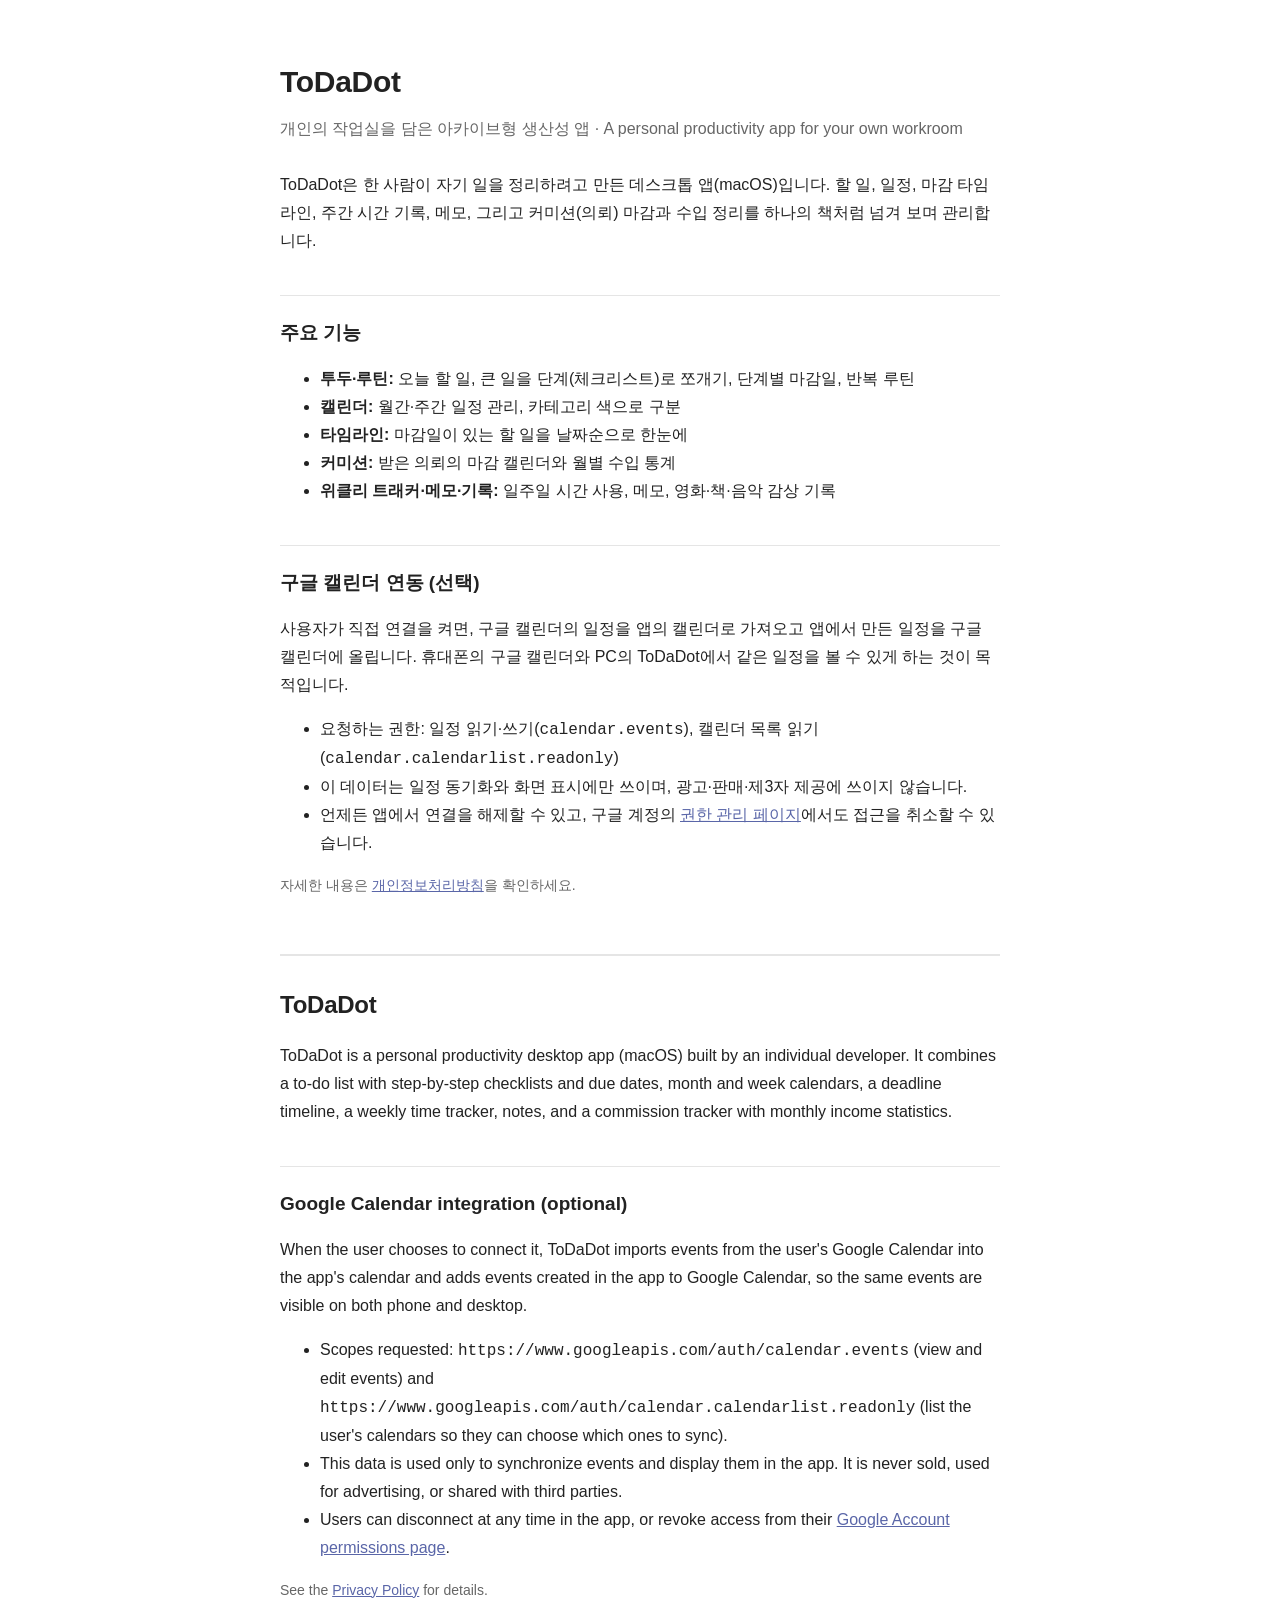
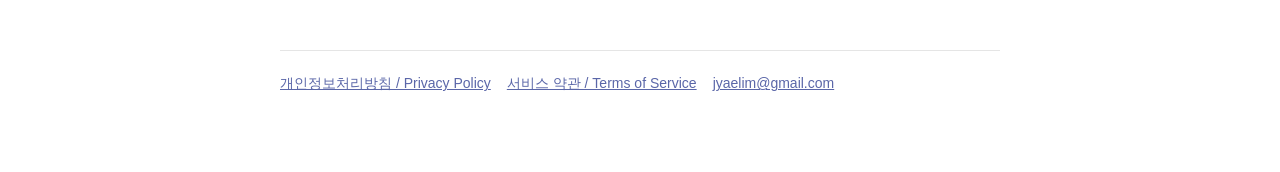
<file: index.html>
<!doctype html>
<html lang="ko">
<head>
<meta charset="utf-8">
<meta name="viewport" content="width=device-width, initial-scale=1">
<title>ToDaDot — 개인 작업실을 담은 투두 앱</title>
<meta name="description" content="ToDaDot is a personal productivity desktop app for tasks, calendars, timelines, and commission tracking, with optional Google Calendar sync.">
<link rel="stylesheet" href="style.css">
</head>
<body>
<main>
  <h1>ToDaDot</h1>
  <p class="sub">개인의 작업실을 담은 아카이브형 생산성 앱 · A personal productivity app for your own workroom</p>

  <p>ToDaDot은 한 사람이 자기 일을 정리하려고 만든 데스크톱 앱(macOS)입니다. 할 일, 일정, 마감 타임라인, 주간 시간 기록, 메모, 그리고 커미션(의뢰) 마감과 수입 정리를 하나의 책처럼 넘겨 보며 관리합니다.</p>

  <h2>주요 기능</h2>
  <ul>
    <li><b>투두·루틴:</b> 오늘 할 일, 큰 일을 단계(체크리스트)로 쪼개기, 단계별 마감일, 반복 루틴</li>
    <li><b>캘린더:</b> 월간·주간 일정 관리, 카테고리 색으로 구분</li>
    <li><b>타임라인:</b> 마감일이 있는 할 일을 날짜순으로 한눈에</li>
    <li><b>커미션:</b> 받은 의뢰의 마감 캘린더와 월별 수입 통계</li>
    <li><b>위클리 트래커·메모·기록:</b> 일주일 시간 사용, 메모, 영화·책·음악 감상 기록</li>
  </ul>

  <h2>구글 캘린더 연동 (선택)</h2>
  <p>사용자가 직접 연결을 켜면, 구글 캘린더의 일정을 앱의 캘린더로 가져오고 앱에서 만든 일정을 구글 캘린더에 올립니다. 휴대폰의 구글 캘린더와 PC의 ToDaDot에서 같은 일정을 볼 수 있게 하는 것이 목적입니다.</p>
  <ul>
    <li>요청하는 권한: 일정 읽기·쓰기(<code>calendar.events</code>), 캘린더 목록 읽기(<code>calendar.calendarlist.readonly</code>)</li>
    <li>이 데이터는 일정 동기화와 화면 표시에만 쓰이며, 광고·판매·제3자 제공에 쓰이지 않습니다.</li>
    <li>언제든 앱에서 연결을 해제할 수 있고, 구글 계정의 <a href="https://myaccount.google.com/permissions">권한 관리 페이지</a>에서도 접근을 취소할 수 있습니다.</li>
  </ul>
  <p class="muted">자세한 내용은 <a href="privacy.html">개인정보처리방침</a>을 확인하세요.</p>

  <section class="en">
    <h1 style="font-size:24px">ToDaDot</h1>
    <p>ToDaDot is a personal productivity desktop app (macOS) built by an individual developer. It combines a to-do list with step-by-step checklists and due dates, month and week calendars, a deadline timeline, a weekly time tracker, notes, and a commission tracker with monthly income statistics.</p>
    <h2>Google Calendar integration (optional)</h2>
    <p>When the user chooses to connect it, ToDaDot imports events from the user's Google Calendar into the app's calendar and adds events created in the app to Google Calendar, so the same events are visible on both phone and desktop.</p>
    <ul>
      <li>Scopes requested: <code>https://www.googleapis.com/auth/calendar.events</code> (view and edit events) and <code>https://www.googleapis.com/auth/calendar.calendarlist.readonly</code> (list the user's calendars so they can choose which ones to sync).</li>
      <li>This data is used only to synchronize events and display them in the app. It is never sold, used for advertising, or shared with third parties.</li>
      <li>Users can disconnect at any time in the app, or revoke access from their <a href="https://myaccount.google.com/permissions">Google Account permissions page</a>.</li>
    </ul>
    <p class="muted">See the <a href="privacy.html">Privacy Policy</a> for details.</p>
  </section>

  <nav><a href="privacy.html">개인정보처리방침 / Privacy Policy</a><a href="terms.html">서비스 약관 / Terms of Service</a><a href="mailto:jyaelim@gmail.com">jyaelim@gmail.com</a></nav>
</main>
</body>
</html>
</file>
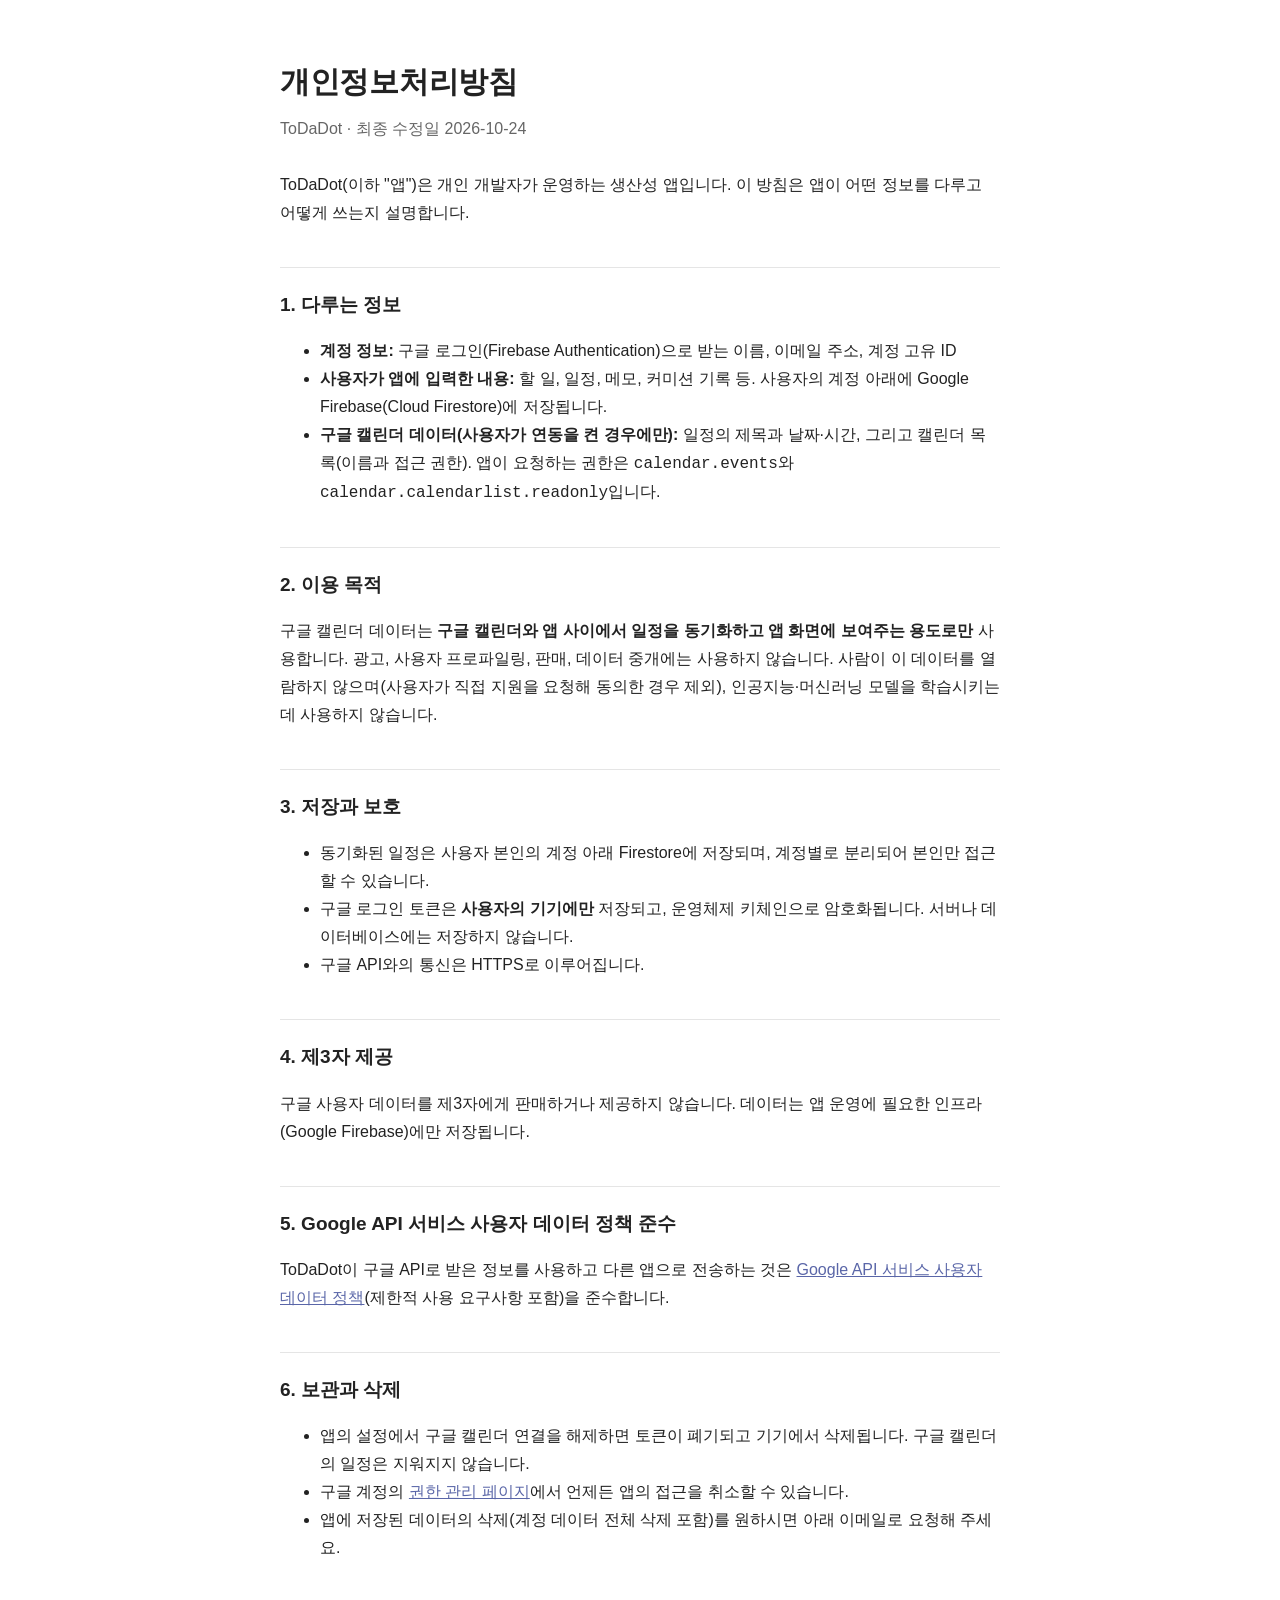
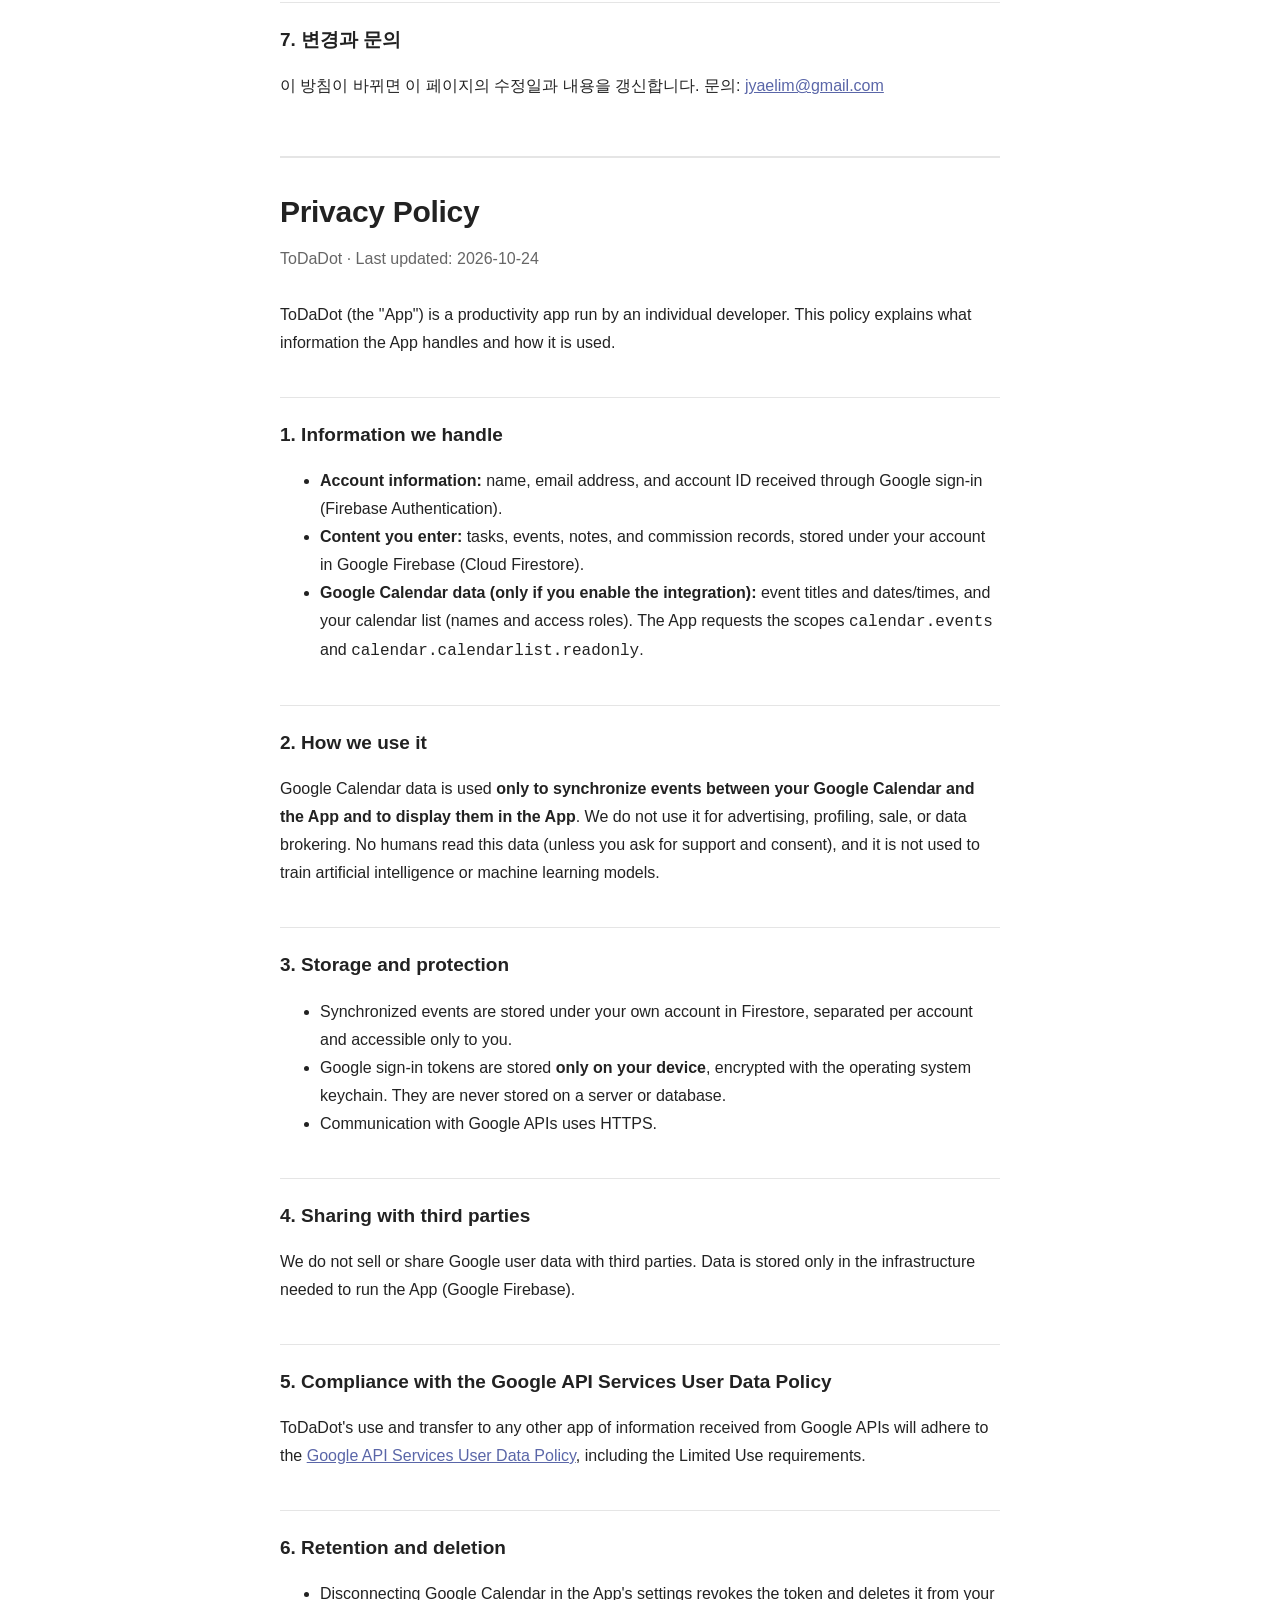
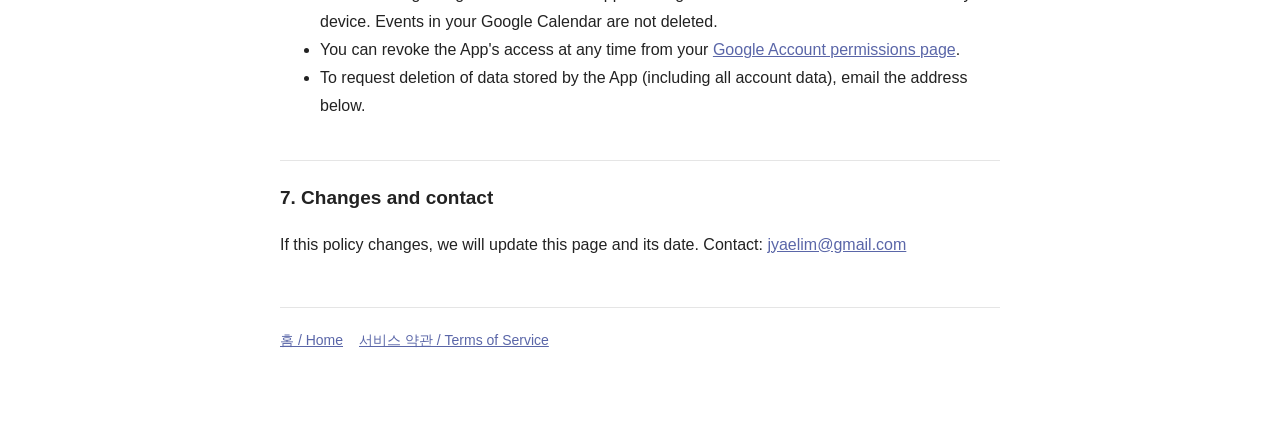
<file: privacy.html>
<!doctype html>
<html lang="ko">
<head>
<meta charset="utf-8">
<meta name="viewport" content="width=device-width, initial-scale=1">
<title>개인정보처리방침 · Privacy Policy — ToDaDot</title>
<link rel="stylesheet" href="style.css">
</head>
<body>
<main>
  <h1>개인정보처리방침</h1>
  <p class="sub">ToDaDot · 최종 수정일 2026-10-24</p>

  <p>ToDaDot(이하 "앱")은 개인 개발자가 운영하는 생산성 앱입니다. 이 방침은 앱이 어떤 정보를 다루고 어떻게 쓰는지 설명합니다.</p>

  <h2>1. 다루는 정보</h2>
  <ul>
    <li><b>계정 정보:</b> 구글 로그인(Firebase Authentication)으로 받는 이름, 이메일 주소, 계정 고유 ID</li>
    <li><b>사용자가 앱에 입력한 내용:</b> 할 일, 일정, 메모, 커미션 기록 등. 사용자의 계정 아래에 Google Firebase(Cloud Firestore)에 저장됩니다.</li>
    <li><b>구글 캘린더 데이터(사용자가 연동을 켠 경우에만):</b> 일정의 제목과 날짜·시간, 그리고 캘린더 목록(이름과 접근 권한). 앱이 요청하는 권한은 <code>calendar.events</code>와 <code>calendar.calendarlist.readonly</code>입니다.</li>
  </ul>

  <h2>2. 이용 목적</h2>
  <p>구글 캘린더 데이터는 <b>구글 캘린더와 앱 사이에서 일정을 동기화하고 앱 화면에 보여주는 용도로만</b> 사용합니다. 광고, 사용자 프로파일링, 판매, 데이터 중개에는 사용하지 않습니다. 사람이 이 데이터를 열람하지 않으며(사용자가 직접 지원을 요청해 동의한 경우 제외), 인공지능·머신러닝 모델을 학습시키는 데 사용하지 않습니다.</p>

  <h2>3. 저장과 보호</h2>
  <ul>
    <li>동기화된 일정은 사용자 본인의 계정 아래 Firestore에 저장되며, 계정별로 분리되어 본인만 접근할 수 있습니다.</li>
    <li>구글 로그인 토큰은 <b>사용자의 기기에만</b> 저장되고, 운영체제 키체인으로 암호화됩니다. 서버나 데이터베이스에는 저장하지 않습니다.</li>
    <li>구글 API와의 통신은 HTTPS로 이루어집니다.</li>
  </ul>

  <h2>4. 제3자 제공</h2>
  <p>구글 사용자 데이터를 제3자에게 판매하거나 제공하지 않습니다. 데이터는 앱 운영에 필요한 인프라(Google Firebase)에만 저장됩니다.</p>

  <h2>5. Google API 서비스 사용자 데이터 정책 준수</h2>
  <p>ToDaDot이 구글 API로 받은 정보를 사용하고 다른 앱으로 전송하는 것은 <a href="https://developers.google.com/terms/api-services-user-data-policy">Google API 서비스 사용자 데이터 정책</a>(제한적 사용 요구사항 포함)을 준수합니다.</p>

  <h2>6. 보관과 삭제</h2>
  <ul>
    <li>앱의 설정에서 구글 캘린더 연결을 해제하면 토큰이 폐기되고 기기에서 삭제됩니다. 구글 캘린더의 일정은 지워지지 않습니다.</li>
    <li>구글 계정의 <a href="https://myaccount.google.com/permissions">권한 관리 페이지</a>에서 언제든 앱의 접근을 취소할 수 있습니다.</li>
    <li>앱에 저장된 데이터의 삭제(계정 데이터 전체 삭제 포함)를 원하시면 아래 이메일로 요청해 주세요.</li>
  </ul>

  <h2>7. 변경과 문의</h2>
  <p>이 방침이 바뀌면 이 페이지의 수정일과 내용을 갱신합니다. 문의: <a href="mailto:jyaelim@gmail.com">jyaelim@gmail.com</a></p>

  <section class="en">
    <h1>Privacy Policy</h1>
    <p class="sub">ToDaDot · Last updated: 2026-10-24</p>
    <p>ToDaDot (the "App") is a productivity app run by an individual developer. This policy explains what information the App handles and how it is used.</p>

    <h2>1. Information we handle</h2>
    <ul>
      <li><b>Account information:</b> name, email address, and account ID received through Google sign-in (Firebase Authentication).</li>
      <li><b>Content you enter:</b> tasks, events, notes, and commission records, stored under your account in Google Firebase (Cloud Firestore).</li>
      <li><b>Google Calendar data (only if you enable the integration):</b> event titles and dates/times, and your calendar list (names and access roles). The App requests the scopes <code>calendar.events</code> and <code>calendar.calendarlist.readonly</code>.</li>
    </ul>

    <h2>2. How we use it</h2>
    <p>Google Calendar data is used <b>only to synchronize events between your Google Calendar and the App and to display them in the App</b>. We do not use it for advertising, profiling, sale, or data brokering. No humans read this data (unless you ask for support and consent), and it is not used to train artificial intelligence or machine learning models.</p>

    <h2>3. Storage and protection</h2>
    <ul>
      <li>Synchronized events are stored under your own account in Firestore, separated per account and accessible only to you.</li>
      <li>Google sign-in tokens are stored <b>only on your device</b>, encrypted with the operating system keychain. They are never stored on a server or database.</li>
      <li>Communication with Google APIs uses HTTPS.</li>
    </ul>

    <h2>4. Sharing with third parties</h2>
    <p>We do not sell or share Google user data with third parties. Data is stored only in the infrastructure needed to run the App (Google Firebase).</p>

    <h2>5. Compliance with the Google API Services User Data Policy</h2>
    <p>ToDaDot's use and transfer to any other app of information received from Google APIs will adhere to the <a href="https://developers.google.com/terms/api-services-user-data-policy">Google API Services User Data Policy</a>, including the Limited Use requirements.</p>

    <h2>6. Retention and deletion</h2>
    <ul>
      <li>Disconnecting Google Calendar in the App's settings revokes the token and deletes it from your device. Events in your Google Calendar are not deleted.</li>
      <li>You can revoke the App's access at any time from your <a href="https://myaccount.google.com/permissions">Google Account permissions page</a>.</li>
      <li>To request deletion of data stored by the App (including all account data), email the address below.</li>
    </ul>

    <h2>7. Changes and contact</h2>
    <p>If this policy changes, we will update this page and its date. Contact: <a href="mailto:jyaelim@gmail.com">jyaelim@gmail.com</a></p>
  </section>

  <nav><a href="index.html">홈 / Home</a><a href="terms.html">서비스 약관 / Terms of Service</a></nav>
</main>
</body>
</html>
</file>
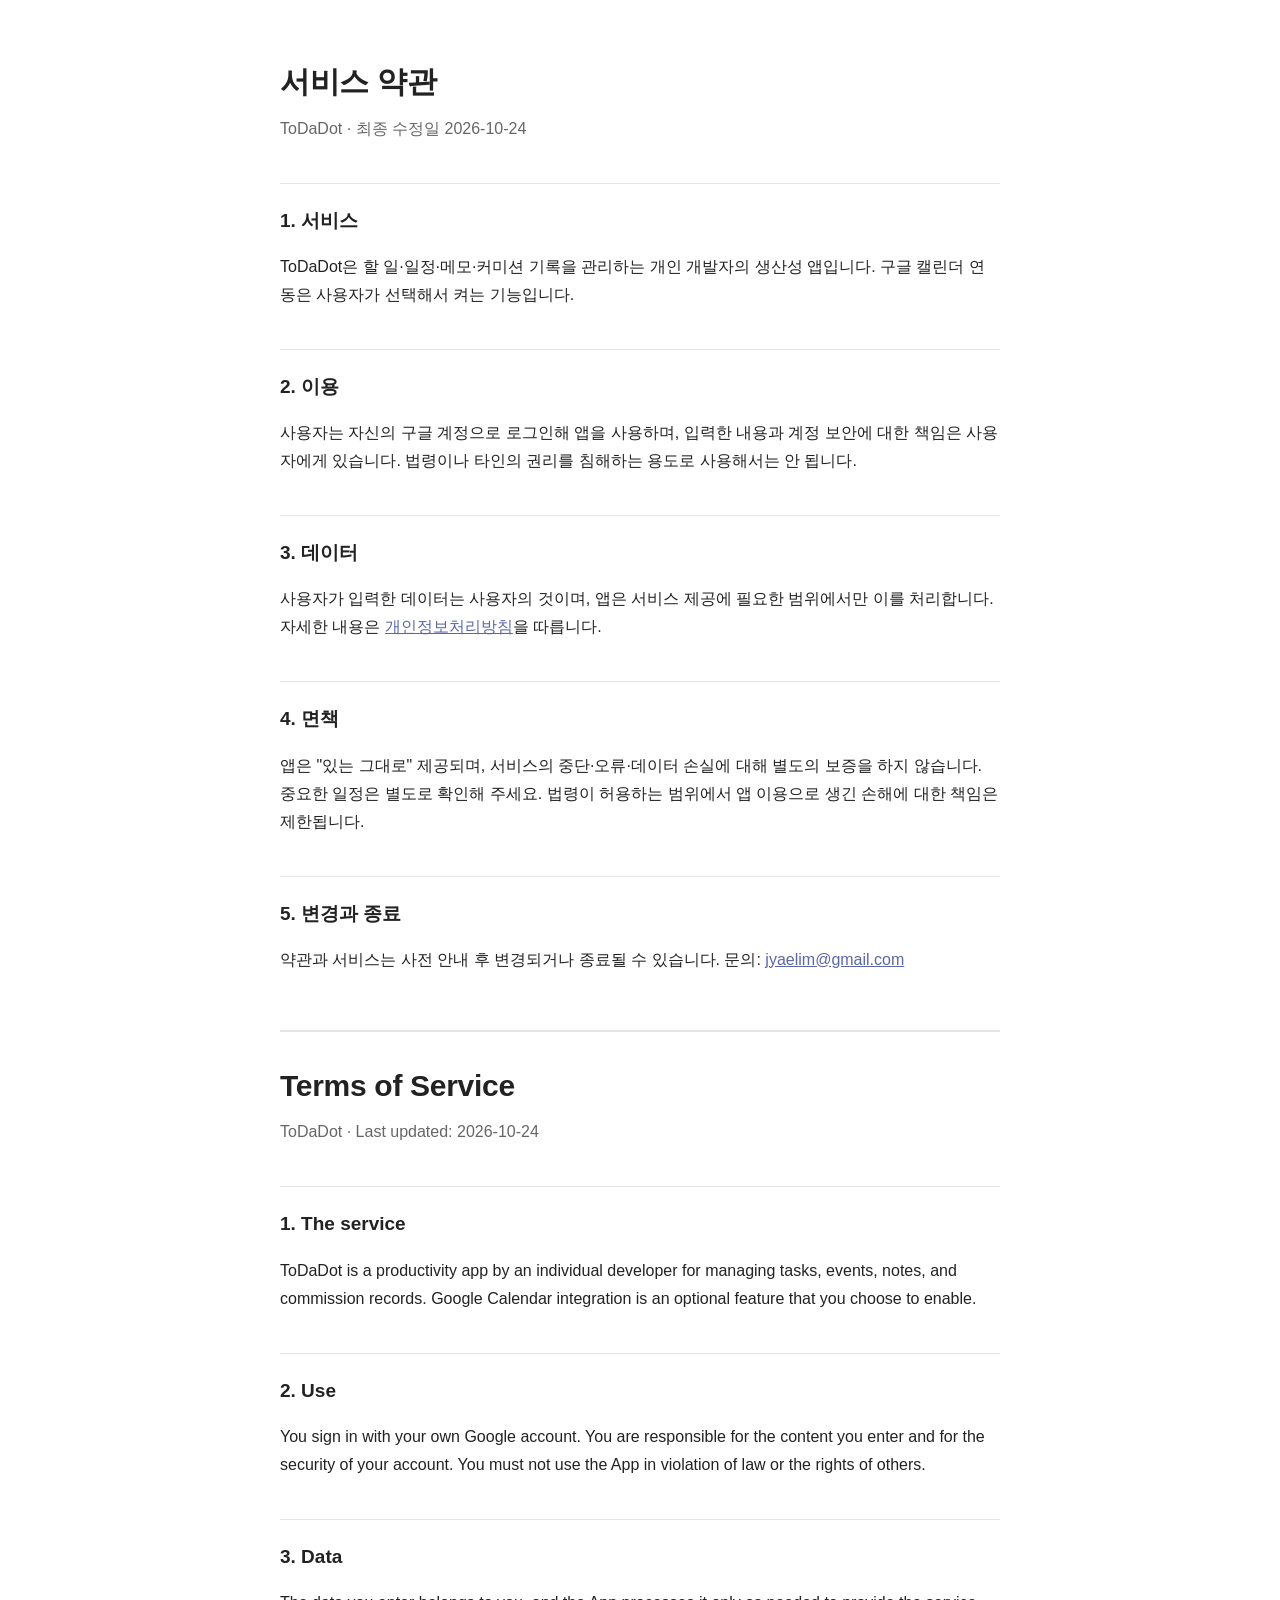
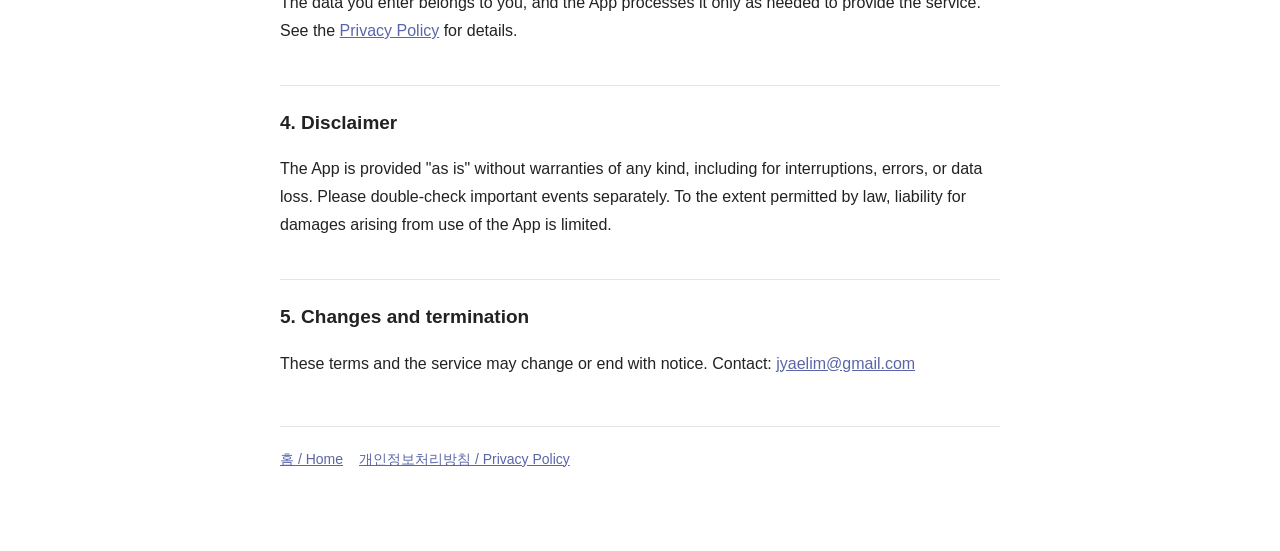
<file: terms.html>
<!doctype html>
<html lang="ko">
<head>
<meta charset="utf-8">
<meta name="viewport" content="width=device-width, initial-scale=1">
<title>서비스 약관 · Terms of Service — ToDaDot</title>
<link rel="stylesheet" href="style.css">
</head>
<body>
<main>
  <h1>서비스 약관</h1>
  <p class="sub">ToDaDot · 최종 수정일 2026-10-24</p>

  <h2>1. 서비스</h2>
  <p>ToDaDot은 할 일·일정·메모·커미션 기록을 관리하는 개인 개발자의 생산성 앱입니다. 구글 캘린더 연동은 사용자가 선택해서 켜는 기능입니다.</p>

  <h2>2. 이용</h2>
  <p>사용자는 자신의 구글 계정으로 로그인해 앱을 사용하며, 입력한 내용과 계정 보안에 대한 책임은 사용자에게 있습니다. 법령이나 타인의 권리를 침해하는 용도로 사용해서는 안 됩니다.</p>

  <h2>3. 데이터</h2>
  <p>사용자가 입력한 데이터는 사용자의 것이며, 앱은 서비스 제공에 필요한 범위에서만 이를 처리합니다. 자세한 내용은 <a href="privacy.html">개인정보처리방침</a>을 따릅니다.</p>

  <h2>4. 면책</h2>
  <p>앱은 "있는 그대로" 제공되며, 서비스의 중단·오류·데이터 손실에 대해 별도의 보증을 하지 않습니다. 중요한 일정은 별도로 확인해 주세요. 법령이 허용하는 범위에서 앱 이용으로 생긴 손해에 대한 책임은 제한됩니다.</p>

  <h2>5. 변경과 종료</h2>
  <p>약관과 서비스는 사전 안내 후 변경되거나 종료될 수 있습니다. 문의: <a href="mailto:jyaelim@gmail.com">jyaelim@gmail.com</a></p>

  <section class="en">
    <h1>Terms of Service</h1>
    <p class="sub">ToDaDot · Last updated: 2026-10-24</p>

    <h2>1. The service</h2>
    <p>ToDaDot is a productivity app by an individual developer for managing tasks, events, notes, and commission records. Google Calendar integration is an optional feature that you choose to enable.</p>

    <h2>2. Use</h2>
    <p>You sign in with your own Google account. You are responsible for the content you enter and for the security of your account. You must not use the App in violation of law or the rights of others.</p>

    <h2>3. Data</h2>
    <p>The data you enter belongs to you, and the App processes it only as needed to provide the service. See the <a href="privacy.html">Privacy Policy</a> for details.</p>

    <h2>4. Disclaimer</h2>
    <p>The App is provided "as is" without warranties of any kind, including for interruptions, errors, or data loss. Please double-check important events separately. To the extent permitted by law, liability for damages arising from use of the App is limited.</p>

    <h2>5. Changes and termination</h2>
    <p>These terms and the service may change or end with notice. Contact: <a href="mailto:jyaelim@gmail.com">jyaelim@gmail.com</a></p>
  </section>

  <nav><a href="index.html">홈 / Home</a><a href="privacy.html">개인정보처리방침 / Privacy Policy</a></nav>
</main>
</body>
</html>
</file>
<file: style.css>
:root { color-scheme: light dark; --fg:#222; --muted:#666; --bg:#fff; --line:#e5e5e5; --accent:#5A66A8; }
@media (prefers-color-scheme: dark) { :root { --fg:#e8e8e8; --muted:#9a9a9a; --bg:#161616; --line:#2a2a2a; --accent:#9aa6e6; } }
body { margin:0; background:var(--bg); color:var(--fg); font:16px/1.75 -apple-system,BlinkMacSystemFont,"Apple SD Gothic Neo","Pretendard","Segoe UI",sans-serif; }
main { max-width:720px; margin:0 auto; padding:56px 20px 80px; }
h1 { font-size:30px; margin:0 0 6px; letter-spacing:-0.01em; }
h2 { font-size:19px; margin:40px 0 8px; padding-top:20px; border-top:1px solid var(--line); }
p, li { color:var(--fg); }
.sub { color:var(--muted); margin:0 0 28px; }
.muted { color:var(--muted); font-size:14px; }
a { color:var(--accent); }
nav { margin-top:48px; padding-top:20px; border-top:1px solid var(--line); font-size:14px; color:var(--muted); }
nav a { margin-right:16px; }
.en { margin-top:56px; padding-top:28px; border-top:2px solid var(--line); }
</file>
